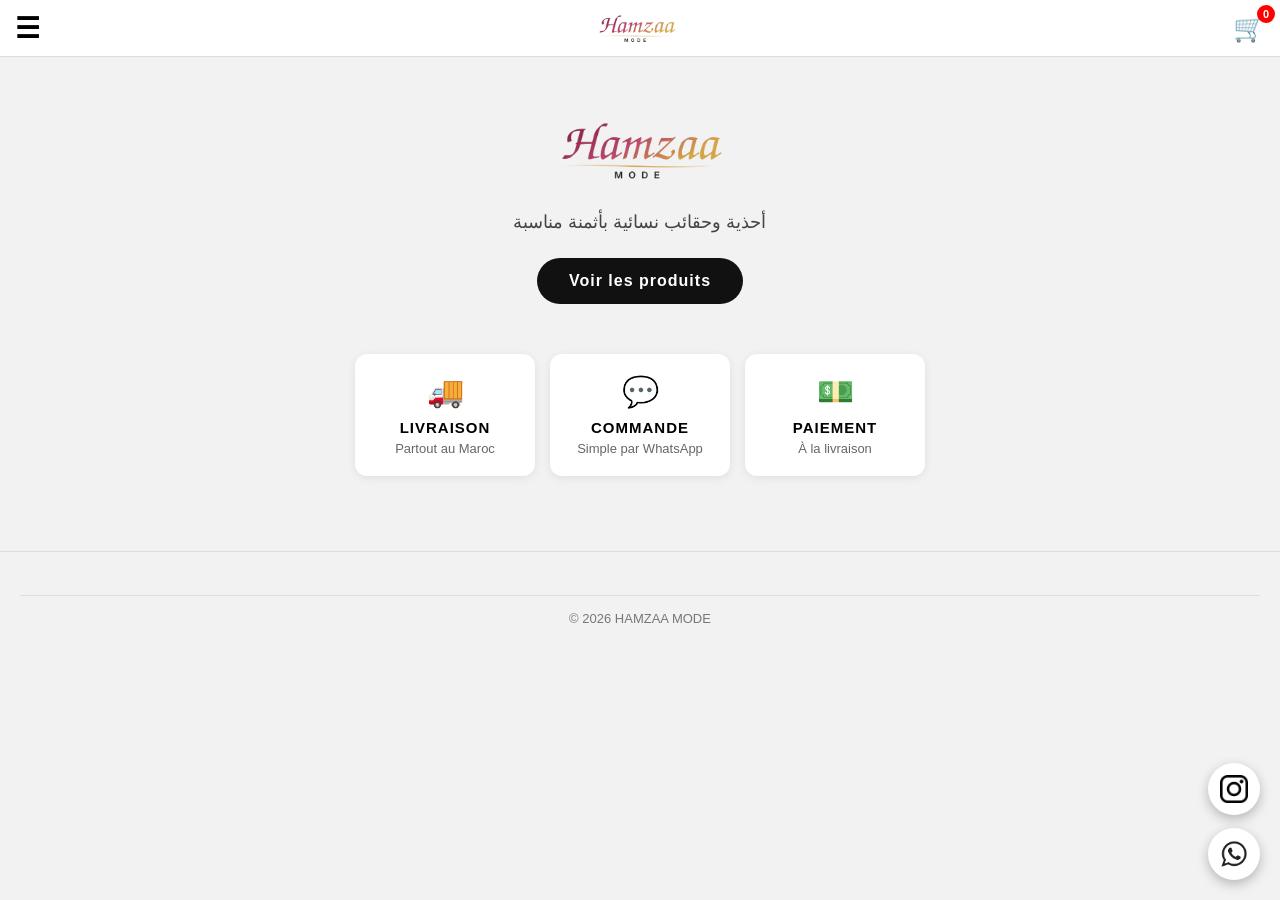
<file: index.html>
<!DOCTYPE html>
<html>

<head>
    <meta charset="UTF-8">
    <meta name="viewport" content="width=device-width, initial-scale=1.0">

    <title>HAMZAA MODE</title>

    <link rel="stylesheet" href="style.css">
</head>
<body>
    <header>
        <div id="fond" onclick="basculerMenu()"></div>
        <div class="barre">
            <button class="burger" onclick="basculerMenu()">☰</button>
            <img src="logo-script.png" alt="HAMZAA MODE" class="logo-header">
            <a href="produits.html" class="icone-panier">🛒<span id="badge">0</span></a>
        </div>
        <nav id="menu">
    <button class="fermer-menu" onclick="basculerMenu()">✕</button>

    <ul class="menu-liens">
        <li><a href="#" onclick="allerA('accueil'); return false;">Accueil</a></li>
        <li><a href="produits.html">Produits</a></li>
        <li><a href="#" onclick="ouvrirInfo('livraison'); return false;">Livraison</a></li>
        <li><a href="#" onclick="ouvrirInfo('retours'); return false;">Retours et échanges</a></li>
        <li><a href="#" onclick="ouvrirInfo('faq'); return false;">Questions fréquentes</a></li>
        <li><a href="#" onclick="ouvrirContact(); return false;">Contact</a></li>
    </ul>

    <div class="menu-reseaux">
        <a href="https://wa.me/212631599100" target="_blank">
            <img src="IMG_5244.png" alt="WhatsApp">
            <span>WhatsApp</span>
        </a>
        <a href="https://instagram.com/hamza_mode91" target="_blank">
            <img src="IMG_5245.png" alt="Instagram">
            <span>Instagram</span>
        </a>
    </div>
</nav>
        

    </header>

    
        <section id="accueil">
    <div class="hero">
        <img src="logo-script.png" alt="HAMZAA MODE" class="hero-logo">
        <p>أحذية وحقائب نسائية بأثمنة مناسبة</p>
        <a href="produits.html" class="btn-hero">Voir les produits</a>
    </div>
        <div class="mizat">
        <div class="mizat-boite">
            <span>🚚</span>
            <h3>Livraison</h3>
            <p>Partout au Maroc</p>
        </div>
        <div class="mizat-boite">
            <span>💬</span>
            <h3>Commande</h3>
            <p>Simple par WhatsApp</p>
        </div>
        <div class="mizat-boite">
            <span>💵</span>
            <h3>Paiement</h3>
            <p>À la livraison</p>
        </div>
    </div>
</section>
    
    
<div class="info" id="livraison">
    <div class="info-contenu">
        <button class="fermer" onclick="fermerInfo()">✕</button>
        <h3>Livraison</h3>
        <p>Nous livrons partout au Maroc sous 1 à 3 jours ouvrables.</p>
   <p> Frais de livraison : 20 DH à Tanger, 35 DH dans les autres villes.</p>
    </div>
</div>

<div class="info" id="retours">
    <div class="info-contenu">
        <button class="fermer" onclick="fermerInfo()">✕</button>
        <h3>Retours et échanges</h3>
         <p>Vous disposez de 48 heures après réception pour demander un échange, 
    à condition que l'article soit neuf et dans son état d'origine.</p>
   <p>Contactez-nous sur WhatsApp pour organiser l'échange.</p>
    </div>
</div>

<div class="info" id="faq">
    <div class="info-contenu">
        <button class="fermer" onclick="fermerInfo()">✕</button>
        <h3>Questions fréquentes</h3>
        <p>Comment commander ?</p>
    <p>Ajoutez vos articles au panier, puis envoyez votre commande via WhatsApp.</p>
    <p>Comment payer ?</p>
    <p>Le paiement s'effectue en espèces à la livraison.</p>
    </div>
</div>
   
  <footer>
    <p class="copyright">© 2026 HAMZAA MODE</p>
  </footer>
<a href="https://wa.me/212631599100" target="_blank" class="bouton-flottant whatsapp">
    <img src="IMG_5244.png" alt="WhatsApp">
</a>
<a href="https://instagram.com/hamza_mode91" target="_blank" class="bouton-flottant instagram">
    <img src="IMG_5245.png" alt="Instagram">
</a>
<div class="cmd" id="contact-cmd">
    <div class="cmd-contenu">
        <button class="fermer" onclick="fermerContact()">✕</button>
        <h3>Comment pouvons-nous vous aider ?</h3>

        <div class="choix">
            <button class="choix-btn actif" onclick="choisirContact('commande', this)">Ma commande</button>
            <button class="choix-btn" onclick="choisirContact('autre', this)">Autre question</button>
        </div>

        <div id="contact-commande">
            <label>Téléphone utilisé pour la commande *</label>
            <input type="tel" id="cc-tel" placeholder="Téléphone">
            <label>Nom et prénom *</label>
            <input type="text" id="cc-nom" placeholder="Nom et prénom">
        </div>

        <div id="contact-autre" style="display:none">
            <label>Nom et prénom *</label>
            <input type="text" id="ca-nom" placeholder="Nom et prénom">
            <label>Sujet</label>
            <select id="ca-sujet">
                <option>Livraison</option>
                <option>Retours et échanges</option>
                <option>Un produit / stock</option>
                <option>Autre</option>
            </select>
        </div>

        <label>Message *</label>
        <textarea id="contact-message" rows="4" placeholder="Votre message"></textarea>

        <button class="cmd-valider" onclick="envoyerContact()">Envoyer sur WhatsApp</button>
    </div>
</div>
    <script src="script.js"></script>
</body>

</html>
</file>
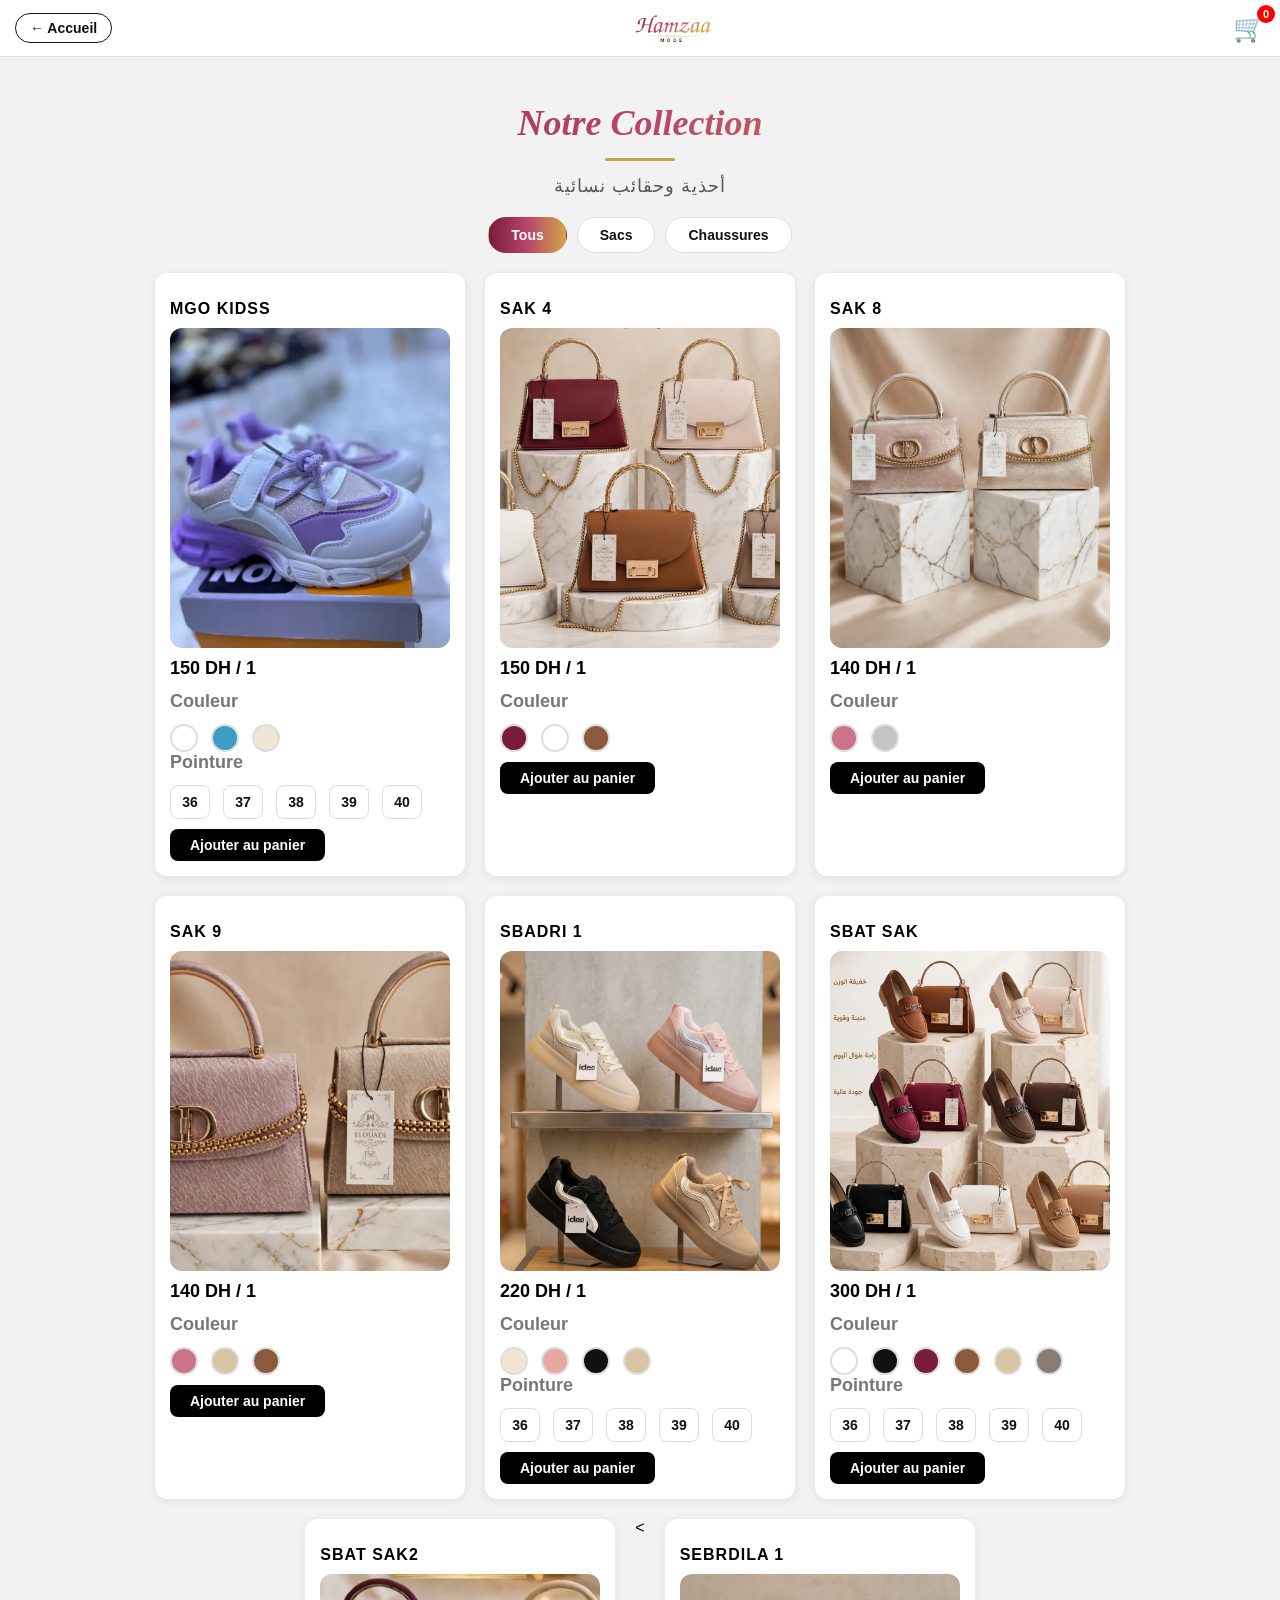
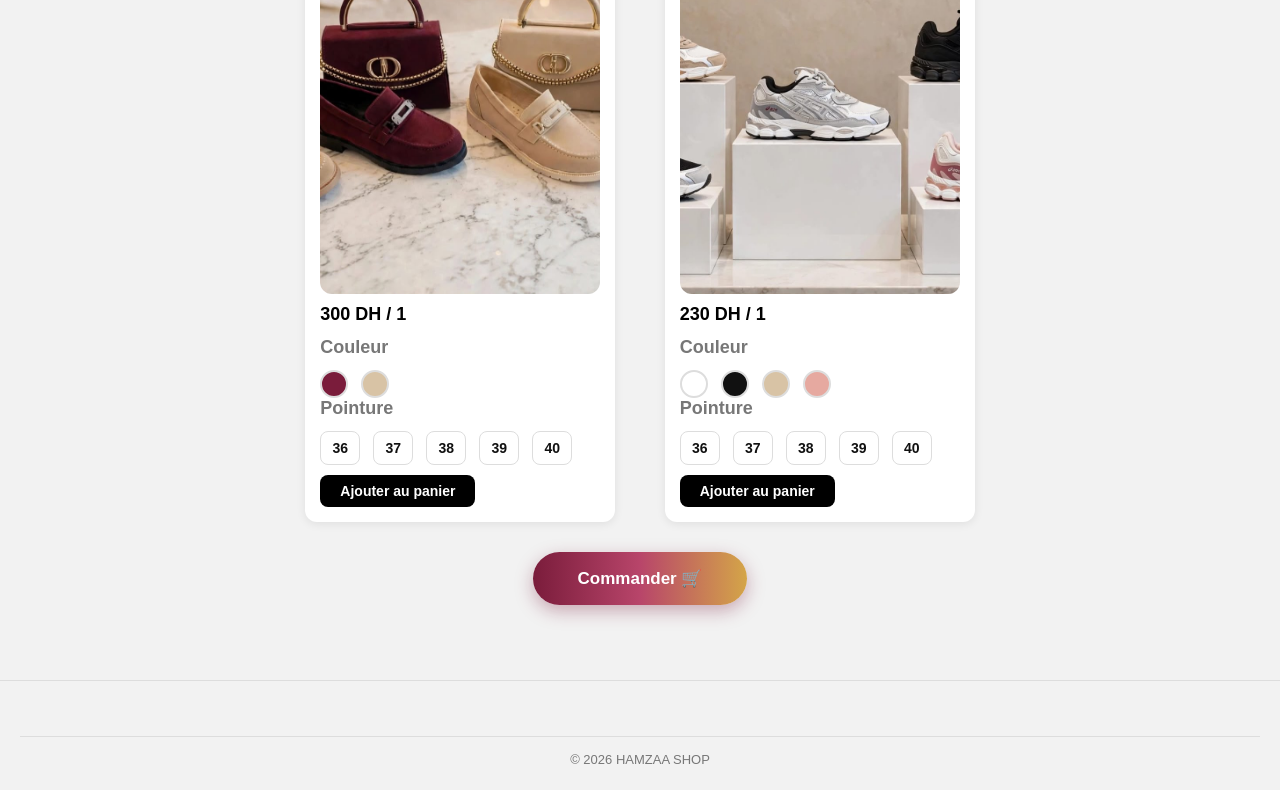
<file: produits.html>
<!DOCTYPE html>
<html>

<head>
    <meta charset="UTF-8">
    <meta name="viewport" content="width=device-width, initial-scale=1.0">

    <title>HAMZAA MODE</title>

    <link rel="stylesheet" href="style.css">
</head>
<body>
    <header>
        <div class="barre">
        <a href="index.html" class="retour">← Accueil</a>
        <img src="logo-script.png" alt="HAMZAA MODE" class="logo-header">
        <a href="#commande" class="icone-panier">🛒<span id="badge">0</span></a>
        </div>
           </header>
           
           <section id="produits">
        <div class="titre-page">
    <h2>Notre Collection</h2>
    <div class="trait"></div>
    <p>أحذية وحقائب نسائية</p>
</div>
<div class="filtres">
    <button class="filtre actif" onclick="filtrer('tous', this)">Tous</button>
    <button class="filtre" onclick="filtrer('sac', this)">Sacs</button>
    <button class="filtre" onclick="filtrer('chaussure', this)">Chaussures</button>
</div>

            <div class="liste-produit">
            <div class="produit" data-categorie="chaussure">
            <h3>MGO Kidss</h3>
            <img src="MGO Kidss.jpeg/WhatsApp Image 2026-11-05 at 16.40.37 (1).jpeg" alt="MGO KIDSS" onclick="ouvrirGalerie(this)">
            <img src="MGO Kidss.jpeg/WhatsApp Image 2026-11-05 at 16.40.37 (2).jpeg" alt="MGO Kidss">
            <img src="MGO Kidss.jpeg/WhatsApp Image 2026-11-05 at 16.40.37 (3).jpeg" alt="MGO Kidss">
            <img src="MGO Kidss.jpeg/WhatsApp Image 2026-11-05 at 16.40.37 (4).jpeg" alt="MGO Kidss">
            <img src="MGO Kidss.jpeg/WhatsApp Image 2026-11-05 at 16.40.37 (5).jpeg" alt="MGO Kidss">
            <P>150 DH / 1 </P>
            <div class="options">
    <p class="options-titre">Couleur</p>
    <div class="couleurs">
        <button class="couleur" data-nom="Blanc" style="background:#ffffff"></button>
        <button class="couleur" data-nom="blue" style="background:#3c9ec5"></button>
        <button class="couleur" data-nom="Crème" style="background:#f1e6d3"></button>
        </div>
        <p class="options-titre">Pointure</p>
        <div class="tailles">
        <button class="taille">36</button>
        <button class="taille">37</button>
        <button class="taille">38</button>
        <button class="taille">39</button>
        <button class="taille">40</button>
    </div>
</div>
            
            <button onclick="ajouterAuPanier(this, 220)">Ajouter au panier</button>
        </div>

      <div class="produit" data-categorie="sac">
            <h3>SAK 4</h3>
            <img src="SAK4.jpeg" alt="SAK 4">
            <P>150 DH / 1 </P>
            <div class="options">
    <p class="options-titre">Couleur</p>
    <div class="couleurs">
        <button class="couleur" data-nom="Bordeaux" style="background:#7a1c3b"></button>
        <button class="couleur" data-nom="Blanc" style="background:#ffffff"></button>
        <button class="couleur" data-nom="Marron" style="background:#8b5a3c"></button>
    </div>
</div>
            
            <button onclick="ajouterAuPanier(this, 220)">Ajouter au panier</button>
        </div>

      
        
            <div class="produit" data-categorie="sac">
            <h3>SAK 8</h3>
            <img src="SAK8.jpeg" alt="SAK 8">
            <P>140 DH / 1 </P>
            <div class="options">
    <p class="options-titre">Couleur</p>
    <div class="couleurs">
        <button class="couleur" data-nom="Rose" style="background:#c9748a"></button>
        <button class="couleur" data-nom="gris Clair" style="background:#c4c4c4"></button>
        
    </div>
</div>
            
            <button onclick="ajouterAuPanier(this, 220)">Ajouter au panier</button>
        </div>


        
         
        
            <div class="produit" data-categorie="sac">
            <h3>SAK 9</h3>
            <img src="SAK9.jpeg" alt="SAK 9">
            <P>140 DH / 1 </P>
            <div class="options">
    <p class="options-titre">Couleur</p>
    <div class="couleurs">
        <button class="couleur" data-nom="Rose" style="background:#c9748a"></button>
        <button class="couleur" data-nom="Beige" style="background:#d8c3a5"></button>
        <button class="couleur" data-nom="Marron" style="background:#8b5a3c"></button>
    </div>
</div>
           
            <button onclick="ajouterAuPanier(this, 220)">Ajouter au panier</button>
        </div>

     

            <div class="produit" data-categorie="chaussure">
            <h3>SBADRI 1</h3>
            <img src="SBADRI1.jpeg" alt="SBADRI 1">
            <P>220 DH / 1 </P>
             <div class="options">
    <p class="options-titre">Couleur</p>
    <div class="couleurs">
        <button class="couleur" data-nom="Crème" style="background:#f1e6d3"></button>
        <button class="couleur" data-nom="Rose" style="background:#e6a9a0"></button>
        <button class="couleur" data-nom="Noir" style="background:#111"></button>
        <button class="couleur" data-nom="Beige" style="background:#d8c3a5"></button>
    </div>
    <p class="options-titre">Pointure</p>
    <div class="tailles">
        <button class="taille">36</button>
        <button class="taille">37</button>
        <button class="taille">38</button>
        <button class="taille">39</button>
        <button class="taille">40</button>
    </div>
     </div>

            <button onclick="ajouterAuPanier(this, 220)">Ajouter au panier</button>
        </div>


      
        
            <div class="produit" data-categorie="sac chaussure">
            <h3>SBAT SAK</h3>
            <img src="SBAT SAK.jpeg" alt="SBAT SAK">
            <P>300 DH / 1 </P>
            <div class="options">
    <p class="options-titre">Couleur</p>
    <div class="couleurs">
        <button class="couleur" data-nom="Blanc" style="background:#ffffff"></button>
        <button class="couleur" data-nom="Noir" style="background:#111"></button>
        <button class="couleur" data-nom="Bordeaux" style="background:#7a1c3b"></button>
        <button class="couleur" data-nom="Marron" style="background:#8b5a3c"></button>
        <button class="couleur" data-nom="Beige" style="background:#d8c3a5"></button>
        <button class="couleur" data-nom="taupe" style="background:#8a7e74"></button>
    </div>
    <p class="options-titre">Pointure</p>
    <div class="tailles">
        <button class="taille">36</button>
        <button class="taille">37</button>
        <button class="taille">38</button>
        <button class="taille">39</button>
        <button class="taille">40</button>
    </div>
</div>
           
            <button onclick="ajouterAuPanier(this, 220)">Ajouter au panier</button>
        </div>

       
        
            <div class="produit" data-categorie="sac chaussure">
            <h3>SBAT SAK2</h3>
            <img src="SBAT SAK2.jpeg" alt="SBAT SAK2">
            <P>300 DH / 1 </P>
            <div class="options">
    <p class="options-titre">Couleur</p>
    <div class="couleurs">
        <button class="couleur" data-nom="Bordeaux" style="background:#7a1c3b"></button>
        <button class="couleur" data-nom="Beige" style="background:#d8c3a5"></button>
    </div>
    <p class="options-titre">Pointure</p>
    <div class="tailles">
        <button class="taille">36</button>
        <button class="taille">37</button>
        <button class="taille">38</button>
        <button class="taille">39</button>
        <button class="taille">40</button>
    </div>
</div>
            
            <button onclick="ajouterAuPanier(this, 220)">Ajouter au panier</button>
        </div>


       
        <
            <div class="produit" data-categorie="chaussure">
            <h3>SEBRDILA 1</h3>
            <img src="SEBRDILA1.jpeg" alt="SEBRDILA 1">
            <P>230 DH / 1 </P>
            <div class="options">
    <p class="options-titre">Couleur</p>
    <div class="couleurs">
        <button class="couleur" data-nom="Blanc" style="background:#ffffff"></button>
        <button class="couleur" data-nom="Noir" style="background:#111"></button>
        <button class="couleur" data-nom="Beige" style="background:#d8c3a5"></button>
        <button class="couleur" data-nom="Rose" style="background:#e6a9a0"></button>
    </div>
    <p class="options-titre">Pointure</p>
    <div class="tailles">
        <button class="taille">36</button>
        <button class="taille">37</button>
        <button class="taille">38</button>
        <button class="taille">39</button>
        <button class="taille">40</button>
    </div>
</div>
          
            <button onclick="ajouterAuPanier(this, 220)">Ajouter au panier</button>
        </div>
       </div>

       <button id="commande" onclick="ouvrirCommande()">Commander 🛒</button>


</section>
<div class="info" id="livraison">
    <div class="info-contenu">
        <button class="fermer" onclick="fermerInfo()">✕</button>
        <h3>Livraison</h3>
        <p>Nous livrons partout au Maroc sous 1 à 3 jours ouvrables.</p>
   <p> Frais de livraison : 20 DH à Tanger, 35 DH dans les autres villes.</p>
    </div>
</div>

<div class="info" id="retours">
    <div class="info-contenu">
        <button class="fermer" onclick="fermerInfo()">✕</button>
        <h3>Retours et échanges</h3>
         <p>Vous disposez de 48 heures après réception pour demander un échange, 
    à condition que l'article soit neuf et dans son état d'origine.</p>
   <p>Contactez-nous sur WhatsApp pour organiser l'échange.</p>
    </div>
</div>

<div class="info" id="faq">
    <div class="info-contenu">
        <button class="fermer" onclick="fermerInfo()">✕</button>
        <h3>Questions fréquentes</h3>
        <p>Comment commander ?</p>
    <p>Ajoutez vos articles au panier, puis envoyez votre commande via WhatsApp.</p>
    <p>Comment payer ?</p>
    <p>Le paiement s'effectue en espèces à la livraison.</p>
    </div>
</div>
   
    <footer id="contact">
    <div class="colonne">
        
        
    </div>
     <p class="copyright">© 2026 HAMZAA SHOP</p>
</footer>

<div class="cmd" id="cmd">
    <div class="cmd-contenu">
        <button class="fermer" onclick="fermerCommande()">✕</button>
        <h3>Merci de remplir le formulaire pour commander</h3>

        <div id="cmd-lignes"></div>

        <div class="cmd-total">
            <p>Prix <span id="cmd-prix">0 DH</span></p>
            <p>Livraison <span id="cmd-livraison">30 DH</span></p>
            <p class="gras">Total <span id="cmd-total">0 DH</span></p>
        </div>

        <label>Nom et prénom *</label>
        <input type="text" id="cmd-nom" placeholder="Nom et prénom">

        <label>Téléphone *</label>
        <input type="tel" id="cmd-tel" placeholder="Téléphone">

        <label>Adresse *</label>
        <input type="text" id="cmd-adresse" placeholder="Adresse, ville">

        <button class="cmd-valider" onclick="confirmerCommande()">Confirmer la commande</button>
    </div>
</div>
<div class="galerie" id="galerie">
    <button class="galerie-fermer" onclick="fermerGalerie()">✕</button>
    <div class="galerie-photos" id="galerie-photos"></div>
</div>

    <script src="script.js"></script>
</body>

</html>
</file>
<file: style.css>
h1 {
    color: green;
    text-align: center;
}

body {
    background-color:#f2f2f2; ;
    font-family: Arial;
    margin: 0;
}

header {
    position: sticky;
    top: 0;
    background-color: white;
    border-bottom: 1px solid #ddd;
    z-index: 10;
}
.barre {
    display: flex;
    justify-content: space-between;
    align-items: center;
    padding: 10px 15px;
}
.barre h1 {
    margin: 0;
    font-size: 22px;
    letter-spacing: 2px;
    color: black;
}
.burger {
    background: none;
    color: black;
    font-size: 28px;
    padding: 0;
}
.icone-panier {
    font-size: 26px;
    text-decoration: none;
    position: relative;
}

   #menu {
    display: flex;
    flex-direction: column;
    background-color: white;
    position: fixed;
    top: 0;
    left: 0;
    width: 280px;
    height: 100vh;
    overflow-y: auto;
    z-index: 100;
    transform: translateX(-100%);
    transition: transform 0.3s ease;
}


#menu a {
    padding: 15px;
    color: black;
    text-decoration: none;
    border-top: 1px solid #eee;
    letter-spacing: 1px;
}

#menu h3 {
    margin: 0;
    padding: 15px 15px 5px;
    font-size: 13px;
    letter-spacing: 2px;
    text-transform: uppercase;
    color: #777;
    border-top: 1px solid #eee;
}

#menu.ouvert {
    transform: translateX(0);
    box-shadow: 2px 0 15px rgba(0, 0, 0, 0.3);
}


.liste-produit {
    display: flex;
    flex-wrap: wrap;
    justify-content: center;
    gap: 20px;
    
}

.produit {
    background-color: white;
    border: none;
    border-radius: 12px;
    box-shadow: 0 2px 10px rgba(0, 0, 0, 0.08);
    padding: 15px;
    margin: 0;
    width: 280px;
    transition: transform 0.2s, box-shadow 0.2s;
}

.produit:hover {
    transform: translateY(-4px);
    box-shadow: 0 8px 20px rgba(0, 0, 0, 0.15);
}

.produit img {
    width: 100%;
    height: 260px;
    object-fit: cover;
    border-radius: 8px;
}

.produit h3 {
    margin: 12px 0 5px;
    font-size: 16px;
    letter-spacing: 1px;
    text-transform: uppercase;
}

.produit p {
    margin: 0 0 12px;
    font-weight: bold;
    font-size: 18px;
}

.produit button {
    padding: 8px 20px;
    margin-right: 5px;
}

.produit button + span {
    display: block;
    margin: 12px 0 0;
    font-size: 14px;
    color: #555;
}

section a {
    color: green;
}
section{
    padding: 15px;
}

button {
    background-color: black;
    color: white;
    padding: 10px 20px;
    border: none;
    border-radius: 8px;
    font-size: 14px;
    font-weight: bold;
    cursor: pointer;
}


html, body {
    overflow-x: clip;
    touch-action: manipulation;
}
    footer {
    background-color: #f2f2f2;
    padding: 30px 20px 10px;
    margin-top: 30px;
    border-top: 1px solid #ddd;
}
.colonne {
    margin-bottom: 25px;
}
.colonne h3 {
    margin: 0 0 12px;
    font-size: 20px;
}
.colonne a {
    display: block;
    color: #555;
    text-decoration: none;
    padding: 8px 0;
    letter-spacing: 1px;
}
.copyright {
    text-align: center;
    color: #777;
    font-size: 13px;
    border-top: 1px solid #ddd;
    padding-top: 15px;
}
section, h3 {
    scroll-margin-top: 70px;
}

.info {
    display: none;
    position: fixed;
    top: 0;
    left: 0;
    width: 100%;
    height: 100%;
    background-color: rgba(0, 0, 0, 0.5);
    z-index: 20;
    align-items: center;
    justify-content: center;
}
.info.visible {
    display: flex;
}
.info-contenu {
    background-color: white;
    padding: 25px;
    border-radius: 10px;
    width: 85%;
    max-width: 500px;
    position: relative;
}
.info-contenu h3 {
    margin-top: 0;
}
.fermer {
    position: absolute;
    top: 10px;
    right: 10px;
    background: none;
    color: black;
    font-size: 20px;
    padding: 5px;
}

@media (max-width: 600px) {
    .liste-produit {
        gap: 10px;
    }
    .produit {
        width: 145px;
        padding: 10px;
    }
    .produit img {
        height: 180px;
    }
}
.fermer-menu {
    align-self: flex-end;
    background: none;
    color: black;
    font-size: 24px;
    padding: 15px 20px;
}
#fond {
    display: none;
    position: fixed;
    top: 0;
    left: 0;
    width: 100%;
    height: 100vh;
    background-color: rgba(0, 0, 0, 0.5);
    z-index: 50;
}

#fond.visible {
    display: block;
}
#badge {
    position: absolute;
    top: -8px;
    right: -10px;
    background-color: red;
    color: white;
    font-size: 11px;
    font-weight: bold;
    min-width: 18px;
    height: 18px;
    line-height: 18px;
    text-align: center;
    border-radius: 50%;
}
.logo-header {
    height: 36px;
}
.hero {
    text-align: center;
    padding: 40px 15px;
}

.hero-logo {
    width: 170px;
}

.hero p {
    font-size: 18px;
    margin: 20px 0 25px;
    color: #444;
}

.btn-hero {
    display: inline-block;
    background-color: #111;
    color: white;
    padding: 14px 32px;
    border-radius: 30px;
    text-decoration: none;
    font-weight: bold;
    letter-spacing: 1px;
}
.mizat {
    display: flex;
    flex-wrap: wrap;
    justify-content: center;
    gap: 15px;
    padding: 10px 15px 30px;
}

.mizat-boite {
    background-color: white;
    border-radius: 12px;
    box-shadow: 0 2px 10px rgba(0, 0, 0, 0.08);
    padding: 20px 15px;
    width: 150px;
    text-align: center;
}

.mizat-boite span {
    font-size: 30px;
}

.mizat-boite h3 {
    margin: 10px 0 5px;
    font-size: 15px;
    text-transform: uppercase;
    letter-spacing: 1px;
}

.mizat-boite p {
    margin: 0;
    font-size: 13px;
    color: #666;
}
.bouton-flottant {
    position: fixed;
    right: 20px;
    width: 52px;
    height: 52px;
    border-radius: 50%;
    background-color: white;
    display: flex;
    align-items: center;
    justify-content: center;
    box-shadow: 0 4px 12px rgba(0, 0, 0, 0.25);
    z-index: 40;
}

.bouton-flottant img {
    width: 28px;
    height: 28px;
}

.whatsapp {
    bottom: 20px;
}

.instagram {
    bottom: 85px;
}
.reseaux {
    display: flex;
    gap: 15px;
    padding: 10px 20px 20px;
}

#menu .reseaux a {
    padding: 0;
    border: none;
}

.reseaux img {
    width: 32px;
    height: 32px;
}
#menu .colonne h3 {
    border-bottom: 2px solid #c9a24a;
    padding-bottom: 8px;
    margin: 20px 0 12px;
    font-weight: normal;
    letter-spacing: 2px;
}

#menu .colonne p {
    margin: 6px 0;
    color: #444;
}
.retour {
    text-decoration: none;
    color: #111;
    font-weight: bold;
    font-size: 14px;
    border: 1px solid #111;
    border-radius: 20px;
    padding: 6px 14px;
}
.cmd {
    display: none;
    position: fixed;
    inset: 0;
    background: rgba(0, 0, 0, 0.55);
    z-index: 200;
    align-items: flex-end;
    justify-content: center;
}

.cmd.visible {
    display: flex;
}

.cmd-contenu {
    background: white;
    width: 100%;
    max-width: 480px;
    max-height: 92vh;
    overflow-y: auto;
    border-radius: 24px 24px 0 0;
    padding: 25px 20px 30px;
    position: relative;
}

@media (min-width: 600px) {
    .cmd { align-items: center; }
    .cmd-contenu { border-radius: 24px; }
}

.cmd-contenu h3 {
    margin: 5px 35px 20px 0;
    font-size: 18px;
    line-height: 1.4;
}

.cmd-ligne {
    display: flex;
    align-items: center;
    gap: 12px;
    padding: 10px 0;
    border-bottom: 1px solid #eee;
}

.cmd-ligne img {
    width: 50px;
    height: 60px;
    object-fit: cover;
    border-radius: 8px;
}

.cmd-ligne .nom {
    flex: 1;
    font-weight: bold;
    font-size: 14px;
}

.cmd-ligne .prix {
    font-weight: bold;
}

.cmd-total {
    background: #faf6ee;
    border: 1px solid #eadfc6;
    border-radius: 14px;
    padding: 12px 16px;
    margin: 15px 0 5px;
}

.cmd-total p {
    display: flex;
    justify-content: space-between;
    margin: 8px 0;
}

.cmd-total .gras {
    font-weight: bold;
    font-size: 18px;
    border-top: 1px solid #eadfc6;
    padding-top: 10px;
}

.cmd-contenu label {
    display: block;
    font-weight: bold;
    font-size: 14px;
    margin: 16px 0 6px;
}

.cmd-contenu input {
    width: 100%;
    box-sizing: border-box;
    padding: 14px;
    border: 1px solid #ddd;
    border-radius: 12px;
    font-size: 16px;
    background: #fafafa;
}

.cmd-contenu input:focus {
    outline: none;
    border-color: #c9a24a;
    background: white;
}

.cmd-valider {
    width: 100%;
    margin-top: 24px;
    padding: 16px;
    font-size: 16px;
    border-radius: 14px;
    background: linear-gradient(90deg, #7a1c3b, #b8456a, #d4a548);
}
#commande {
    display: block;
    margin: 30px auto;
    padding: 16px 45px;
    font-size: 17px;
    border-radius: 30px;
    background: linear-gradient(90deg, #7a1c3b, #b8456a, #d4a548);
    box-shadow: 0 6px 18px rgba(122, 28, 59, 0.35);
}
.produit img ~ img {
    display: none;
}

.produit img:first-of-type {
    cursor: pointer;
}

.galerie {
    display: none;
    position: fixed;
    inset: 0;
    background: rgba(0, 0, 0, 0.92);
    z-index: 300;
    flex-direction: column;
    justify-content: center;
}

.galerie.visible {
    display: flex;
}

.galerie-photos {
    display: flex;
    gap: 12px;
    overflow-x: auto;
    scroll-snap-type: x mandatory;
    padding: 0 15px;
    align-items: center;
    height: 80vh;
}

.galerie-photos img {
    height: 100%;
    max-width: 90vw;
    object-fit: contain;
    border-radius: 12px;
    scroll-snap-align: center;
    flex-shrink: 0;
}

.galerie-fermer {
    position: absolute;
    top: 15px;
    right: 15px;
    background: none;
    color: white;
    font-size: 28px;
    padding: 5px 12px;
    z-index: 310;
}
.titre-page {
    text-align: center;
    padding: 30px 15px 10px;
}

.titre-page h2 {
    font-family: Georgia, serif;
    font-style: italic;
    font-size: 36px;
    margin: 0;
    background: linear-gradient(90deg, #7a1c3b, #b8456a, #d4a548);
    -webkit-background-clip: text;
    background-clip: text;
    color: transparent;
}

.trait {
    width: 70px;
    height: 3px;
    background-color: #c9a24a;
    margin: 14px auto;
    border-radius: 2px;
}

.titre-page p {
    margin: 0;
    font-size: 18px;
    color: #555;
    letter-spacing: 1px;
}
.filtres {
    display: flex;
    justify-content: center;
    flex-wrap: wrap;
    gap: 10px;
    padding: 10px 15px 20px;
}

.filtre {
    background: white;
    color: #111;
    border: 1px solid #ddd;
    border-radius: 25px;
    padding: 9px 22px;
    font-size: 14px;
}

.filtre.actif {
    background: linear-gradient(90deg, #7a1c3b, #b8456a, #d4a548);
    color: white;
    border-color: transparent;
}
.produit img {
    width: 100%;
    max-width: 320px;
    height: 320px;
    object-fit: cover;
    border-radius: 12px;
    display: block;
    margin: 10px auto;
}
.options { margin: 10px 0; }

.options-titre {
    font-size: 13px;
    color: #777;
    margin: 8px 0 4px;
}

.couleurs, .tailles {
    display: flex;
    flex-wrap: wrap;
    gap: 8px;
}

.produit .couleur {
    width: 28px;
    height: 28px;
    padding: 0;
    border-radius: 50%;
    border: 2px solid #ddd;
    cursor: pointer;
}

.produit .couleur.actif {
    box-shadow: 0 0 0 2px #fff, 0 0 0 4px #7a1c3b;
}

.produit .taille {
    min-width: 40px;
    padding: 8px 10px;
    background: #fff;
    color: #111;
    border: 1px solid #ddd;
    border-radius: 8px;
    font-weight: 600;
    cursor: pointer;
}

.produit .taille.actif {
    background: #7a1c3b;
    color: #fff;
    border-color: #7a1c3b;
}
@media (max-width: 600px) {
    .produit {
        padding: 10px;
    }

    .produit img {
        height: 200px;
        margin: 6px auto;
    }

    .produit h3 {
        font-size: 15px;
    }

    .produit p {
        font-size: 14px;
        margin: 4px 0;
    }

    .produit .options-titre {
        font-size: 12px;
        margin: 4px 0 2px;
    }

    .couleurs, .tailles {
        gap: 6px;
    }

    .produit .couleur {
        width: 22px;
        height: 22px;
    }

    .produit .taille {
        min-width: 32px;
        padding: 4px 6px;
        font-size: 12px;
    }

    .produit button {
        padding: 6px 14px;
    }
}
.choix {
    display: flex;
    flex-direction: column;
    gap: 10px;
    margin: 16px 0;
}

.cmd-contenu .choix-btn {
    width: 100%;
    padding: 14px;
    background: #fff;
    color: #888;
    border: 1px solid #ddd;
    border-radius: 12px;
    font-size: 15px;
    cursor: pointer;
}

.cmd-contenu .choix-btn.actif {
    color: #111;
    font-weight: 700;
    border: 2px solid #111;
}

.cmd-contenu select,
.cmd-contenu textarea {
    width: 100%;
    padding: 12px;
    margin-bottom: 8px;
    border: 1px solid #ddd;
    border-radius: 12px;
    font-size: 15px;
    font-family: inherit;
    background: #fff;
    box-sizing: border-box;
}
#menu a {
    display: block;
    padding: 14px 24px;
    font-size: 18px;
    font-weight: 400;
    color: #111;
    border-bottom: none;
    letter-spacing: 0.3px;
}

#menu .reseaux a {
    display: inline-block;
    padding: 0;
}
#menu {
    background: #fff;
    padding: 0;
    overflow-y: auto;
}

#menu .fermer-menu {
    position: static;
    display: block;
    background: none;
    color: #111;
    border: none;
    font-size: 26px;
    padding: 20px 24px;
    cursor: pointer;
}

.menu-liens {
    list-style: none;
    margin: 10px 0 0;
    padding: 0;
}

#menu .menu-liens a {
    display: block;
    padding: 16px 24px;
    font-size: 19px;
    font-weight: 400;
    color: #111;
    text-decoration: none;
    border: none;
    letter-spacing: 0.2px;
}

#menu .menu-liens a:active {
    background: #f5f5f5;
}

.menu-reseaux {
    margin-top: 30px;
    padding: 0 24px;
    display: flex;
    flex-direction: column;
    gap: 18px;
}

#menu .menu-reseaux a {
    display: flex;
    align-items: center;
    gap: 12px;
    padding: 0;
    font-size: 16px;
    color: #111;
    text-decoration: none;
}

#menu .menu-reseaux img {
    width: 26px;
    height: 26px;
}

.contact-bas {
    margin-top: 16px;
    font-size: 13px;
    color: #777;
    text-align: center;
    line-height: 1.6;
}
</file>
